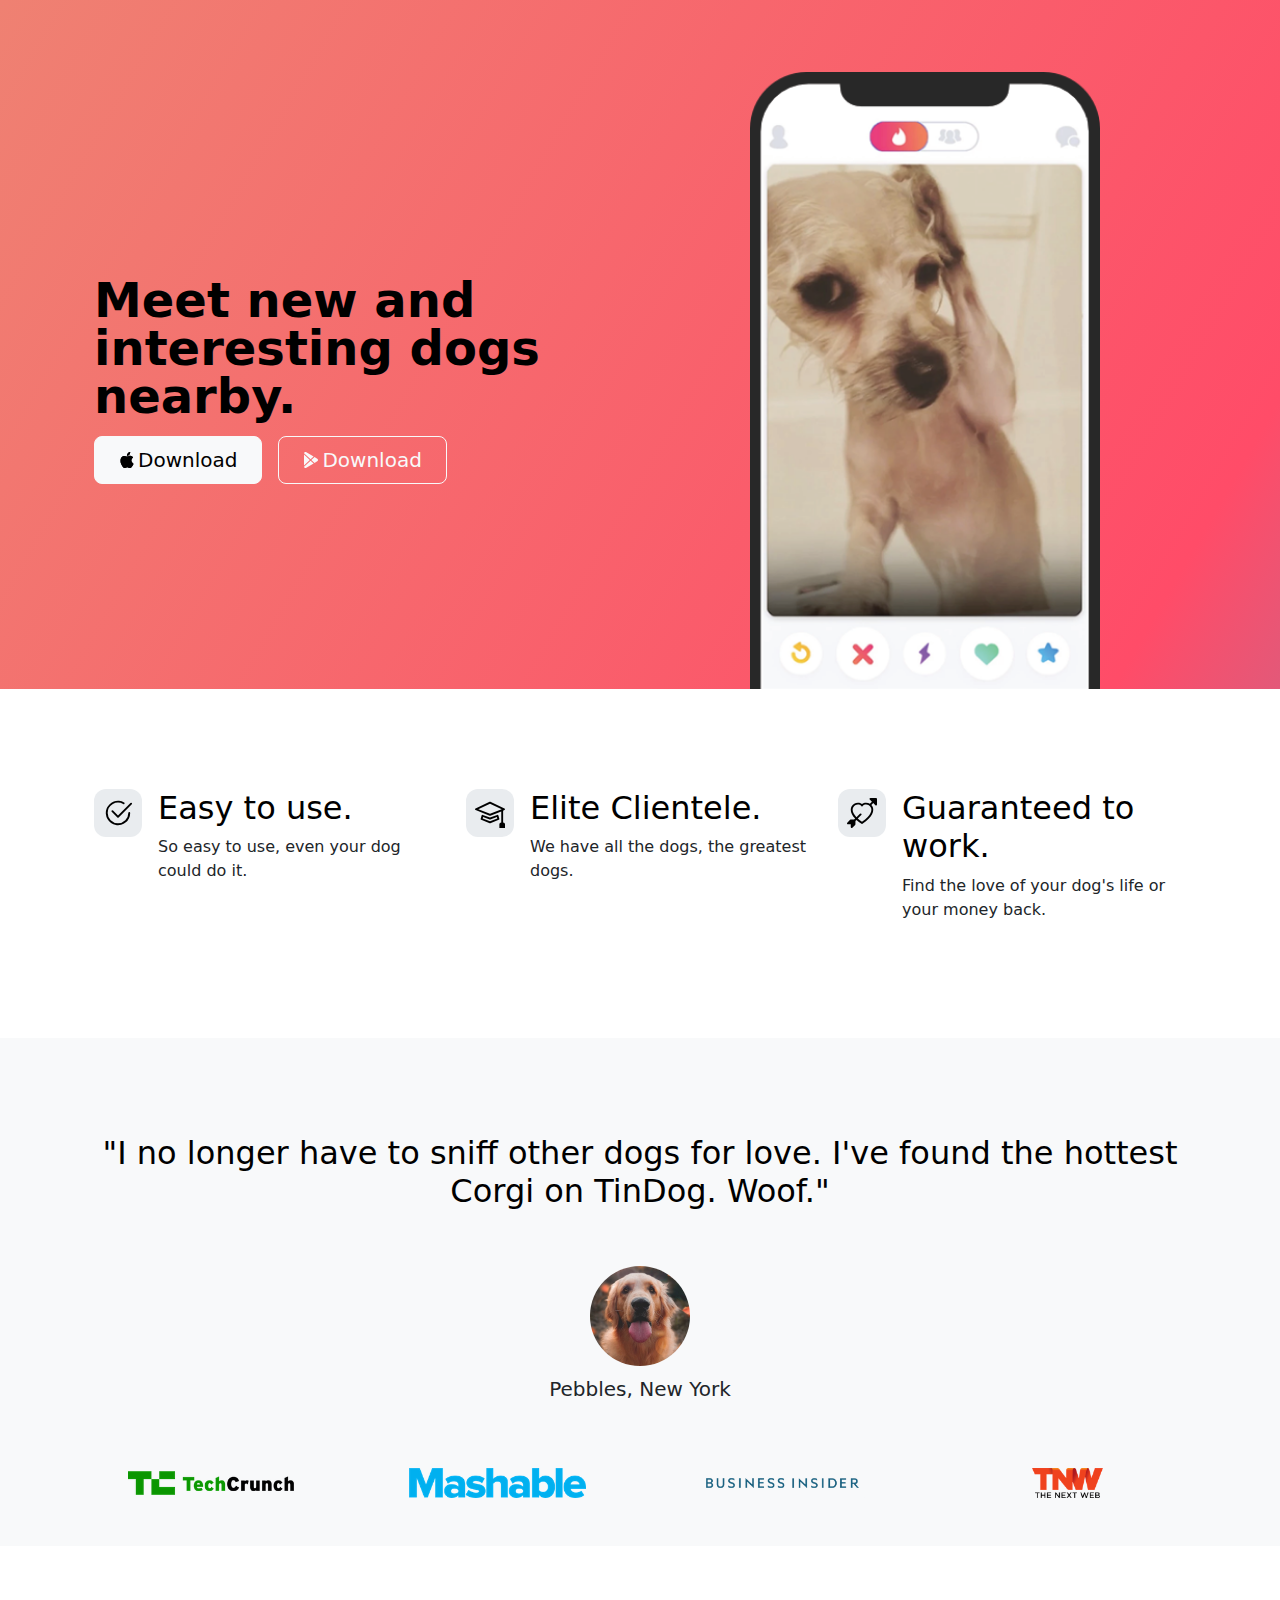
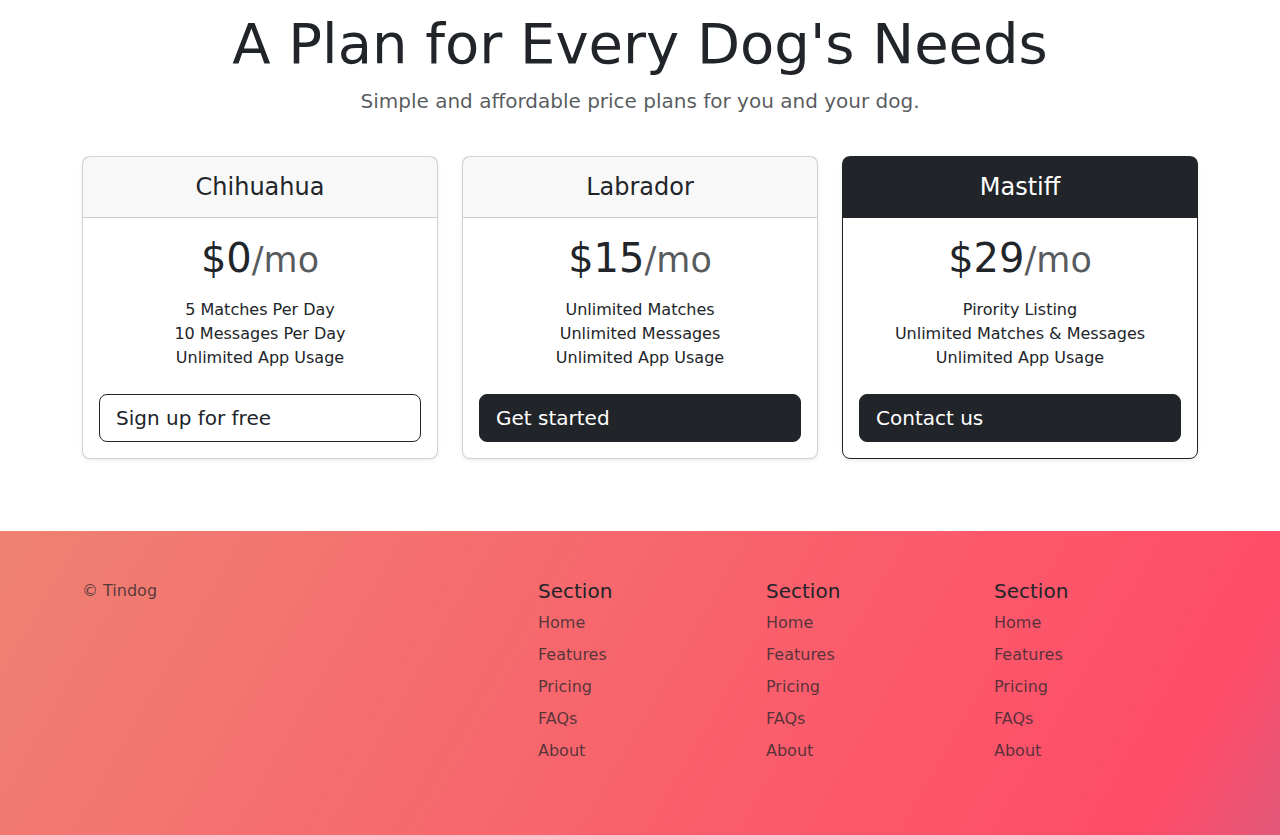
<file: index.html>
<!DOCTYPE html>
<html lang="en">

<head>
    <meta charset="UTF-8">
    <meta name="viewport" content="width=p, initial-scale=1.0">
    <title>kizy's TinDog</title>
    <link rel="stylesheet" href="/assets/css/bootstrap.min.css">
    <link rel="stylesheet" href="/assets/css/style.css">
</head>

<body>
    <!-- <div class="container">
        <h1>Hello world</h1>
        <div class="row">
            <div class="col-lg-4 col-md-6 bg-primary height-50px">
                <div class="border mx-4 ps-4 width-fc ">dfgh</div>
            </div>
            <div class="col-lg-4 col-md-6 bg-danger">tfyguhij</div>
            <div class="col-lg-4 col-md-12 bg-warning">gfcvhbjn</div>
        </div>
    </div>
    <br>
    <br>
    <br>
    <br> -->



    <!-- Example single danger button -->
    <!-- <div class="btn-group">
        <button type="button" class="btn btn-danger dropdown-toggle" data-bs-toggle="dropdown" aria-expanded="false">
            Action
        </button>
        <ul class="dropdown-menu">
            <li><a class="dropdown-item" href="#">Action</a></li>
            <li><a class="dropdown-item" href="#">Another action</a></li>
            <li><a class="dropdown-item" href="#">Something else here</a></li>
            <li>
                <hr class="dropdown-divider">
            </li>
            <li><a class="dropdown-item" href="#">Separated link</a></li>
        </ul>
    </div> -->


    <!-- Button trigger modal -->
    <!-- <button type="button" class="btn btn-primary" data-bs-toggle="modal" data-bs-target="#exampleModal">
        Launch demo modal
    </button> -->

    <!-- Modal -->
    <!-- <div class="modal fade" id="exampleModal" tabindex="-1" aria-labelledby="exampleModalLabel" aria-hidden="true">
        <div class="modal-dialog">
            <div class="modal-content">
                <div class="modal-header">
                    <h1 class="modal-title fs-5" id="exampleModalLabel">Modal title</h1>
                    <button type="button" class="btn-close" data-bs-dismiss="modal" aria-label="Close"></button>
                </div>
                <div class="modal-body">
                    ...
                </div>
                <div class="modal-footer">
                    <button type="button" class="btn btn-secondary" data-bs-dismiss="modal">Close</button>
                    <button type="button" class="btn btn-primary">Save changes</button>
                </div>
            </div>
        </div>
    </div> -->



    <!-- card -->
    <!-- <div class="flex-container">
        <div class="card" style="width: 18rem;">
            <img src="/assets/img/360_F_563709848_OdMVkfRpOZbSsy6bFBkthhJzleFxM7Cn.jpg" class="card-img-top"
                alt="Bird Image">
            <div class="card-body">
                <h5 class="card-title">Card title</h5>
                <p class="card-text">Some quick example text to build on the card title and make up the bulk of the
                    card's
                    content.</p>
                <a href="#" class="btn btn-primary">Go somewhere</a>
            </div>
        </div>
    </div> -->
    <!-- end ofcard -->
    <!-- <br>
    <br>
    <br>
    <br> -->
    <!-- bootstrap 12 column layout system -->
    <!-- <div class="container">
        <div class="row">
            <div class="col-5">Hello</div>
            <div class="col-4">Hello</div>
            <div class="col-3">Hello</div>
        </div>
    </div> -->

    <!--End of bootstrap 12 column layout system -->


    <!-- bootstap button -->
    <!-- <button class="btn btn-success">OKAY</button> -->
    <!--End Of bootstap button -->

    <!-- Beginning of assignment -->
    <section id="title" class="gradient-background">
        <div class="container col-xxl-8 px-4 pt-4">
            <div class="row flex-lg-row-reverse align-items-center g-5 pt-5">
                <div class="col-10 col-sm-8 col-lg-6">
                    <img src="/assets/img/iphone.png" class="d-block mx-lg-auto img-fluid" alt="Bootstrap Themes"
                        width="350" height="300" loading="lazy">
                </div>
                <div class="col-lg-6">
                    <h1 class="display-5 fw-bold text-body-emphasis lh-1 mb-3">Meet new and interesting dogs nearby.
                    </h1>
                    <!-- <p class="lead">Quickly design and customize responsive mobile-first sites with Bootstrap, the world’s most popular front-end open source toolkit, featuring Sass variables and mixins, responsive grid system, extensive prebuilt components, and powerful JavaScript plugins.</p> -->
                    <div class="d-grid gap-2 d-md-flex justify-content-md-start">
                        <button type="button" class="btn btn-light btn-lg px-4 me-md-2"><svg
                                xmlns="http://www.w3.org/2000/svg" width="16" height="16" fill="currentColor"
                                class="bi bi-apple" viewBox="0 0 16 16">
                                <path
                                    d="M11.182.008C11.148-.03 9.923.023 8.857 1.18c-1.066 1.156-.902 2.482-.878 2.516s1.52.087 2.475-1.258.762-2.391.728-2.43m3.314 11.733c-.048-.096-2.325-1.234-2.113-3.422s1.675-2.789 1.698-2.854-.597-.79-1.254-1.157a3.7 3.7 0 0 0-1.563-.434c-.108-.003-.483-.095-1.254.116-.508.139-1.653.589-1.968.607-.316.018-1.256-.522-2.267-.665-.647-.125-1.333.131-1.824.328-.49.196-1.422.754-2.074 2.237-.652 1.482-.311 3.83-.067 4.56s.625 1.924 1.273 2.796c.576.984 1.34 1.667 1.659 1.899s1.219.386 1.843.067c.502-.308 1.408-.485 1.766-.472.357.013 1.061.154 1.782.539.571.197 1.111.115 1.652-.105.541-.221 1.324-1.059 2.238-2.758q.52-1.185.473-1.282" />
                                <path
                                    d="M11.182.008C11.148-.03 9.923.023 8.857 1.18c-1.066 1.156-.902 2.482-.878 2.516s1.52.087 2.475-1.258.762-2.391.728-2.43m3.314 11.733c-.048-.096-2.325-1.234-2.113-3.422s1.675-2.789 1.698-2.854-.597-.79-1.254-1.157a3.7 3.7 0 0 0-1.563-.434c-.108-.003-.483-.095-1.254.116-.508.139-1.653.589-1.968.607-.316.018-1.256-.522-2.267-.665-.647-.125-1.333.131-1.824.328-.49.196-1.422.754-2.074 2.237-.652 1.482-.311 3.83-.067 4.56s.625 1.924 1.273 2.796c.576.984 1.34 1.667 1.659 1.899s1.219.386 1.843.067c.502-.308 1.408-.485 1.766-.472.357.013 1.061.154 1.782.539.571.197 1.111.115 1.652-.105.541-.221 1.324-1.059 2.238-2.758q.52-1.185.473-1.282" />
                            </svg> Download</button>
                        <button type="button" class="btn btn-outline-light btn-lg px-4"><svg
                                xmlns="http://www.w3.org/2000/svg" width="16" height="16" fill="currentColor"
                                class="bi bi-google-play" viewBox="0 0 16 16">
                                <path
                                    d="M14.222 9.374c1.037-.61 1.037-2.137 0-2.748L11.528 5.04 8.32 8l3.207 2.96zm-3.595 2.116L7.583 8.68 1.03 14.73c.201 1.029 1.36 1.61 2.303 1.055zM1 13.396V2.603L6.846 8zM1.03 1.27l6.553 6.05 3.044-2.81L3.333.215C2.39-.341 1.231.24 1.03 1.27" />
                            </svg> Download</button>
                    </div>
                </div>
            </div>
        </div>
    </section>
    <!-- End of assignment -->
    <section id="features-section">
        <div class="container mt-5 px-4 py-1" id="hanging-icons">
            <div class="row g-4 py-5 row-cols-1 row-cols-lg-3">
                <div class="col d-flex align-items-start">
                    <div
                        class="icon-square text-body-emphasis bg-body-secondary d-inline-flex align-items-center justify-content-center fs-4 flex-shrink-0 me-3">
                        <svg xmlns="http://www.w3.org/2000/svg" height="30" fill="currentColor"
                            class="bi bi-check2-circle" viewBox="0 0 16 16">
                            <path
                                d="M2.5 8a5.5 5.5 0 0 1 8.25-4.764.5.5 0 0 0 .5-.866A6.5 6.5 0 1 0 14.5 8a.5.5 0 0 0-1 0 5.5 5.5 0 1 1-11 0z">
                            </path>
                            <path
                                d="M15.354 3.354a.5.5 0 0 0-.708-.708L8 9.293 5.354 6.646a.5.5 0 1 0-.708.708l3 3a.5.5 0 0 0 .708 0l7-7z">
                            </path>
                        </svg>
                        <use xlink:href="#toggles2"></use>
                        </svg>
                    </div>
                    <div>
                        <h3 class="fs-2 text-body-emphasis">Easy to use.</h3>
                        <p>So easy to use, even your dog could do it.</p>
                    </div>
                </div>
                <div class="col d-flex align-items-start">
                    <div
                        class="icon-square text-body-emphasis bg-body-secondary d-inline-flex align-items-center justify-content-center fs-4 flex-shrink-0 me-3">
                        <svg xmlns="http://www.w3.org/2000/svg" height="30" fill="currentColor"
                            class="bi bi-mortarboard" viewBox="0 0 16 16">
                            <path
                                d="M8.211 2.047a.5.5 0 0 0-.422 0l-7.5 3.5a.5.5 0 0 0 .025.917l7.5 3a.5.5 0 0 0 .372 0L14 7.14V13a1 1 0 0 0-1 1v2h3v-2a1 1 0 0 0-1-1V6.739l.686-.275a.5.5 0 0 0 .025-.917l-7.5-3.5ZM8 8.46 1.758 5.965 8 3.052l6.242 2.913L8 8.46Z">
                            </path>
                            <path
                                d="M4.176 9.032a.5.5 0 0 0-.656.327l-.5 1.7a.5.5 0 0 0 .294.605l4.5 1.8a.5.5 0 0 0 .372 0l4.5-1.8a.5.5 0 0 0 .294-.605l-.5-1.7a.5.5 0 0 0-.656-.327L8 10.466 4.176 9.032Zm-.068 1.873.22-.748 3.496 1.311a.5.5 0 0 0 .352 0l3.496-1.311.22.748L8 12.46l-3.892-1.556Z">
                            </path>
                        </svg>
                    </div>
                    <div>
                        <h3 class="fs-2 text-body-emphasis">Elite Clientele.</h3>
                        <p>We have all the dogs, the greatest dogs.</p>
                    </div>
                </div>
                <div class="col d-flex align-items-start">
                    <div
                        class="icon-square text-body-emphasis bg-body-secondary d-inline-flex align-items-center justify-content-center fs-4 flex-shrink-0 me-3">
                        <svg xmlns="http://www.w3.org/2000/svg" height="30" fill="currentColor"
                            class="bi bi-arrow-through-heart" viewBox="0 0 16 16">
                            <path fill-rule="evenodd"
                                d="M2.854 15.854A.5.5 0 0 1 2 15.5V14H.5a.5.5 0 0 1-.354-.854l1.5-1.5A.5.5 0 0 1 2 11.5h1.793l.53-.53c-.771-.802-1.328-1.58-1.704-2.32-.798-1.575-.775-2.996-.213-4.092C3.426 2.565 6.18 1.809 8 3.233c1.25-.98 2.944-.928 4.212-.152L13.292 2 12.147.854A.5.5 0 0 1 12.5 0h3a.5.5 0 0 1 .5.5v3a.5.5 0 0 1-.854.354L14 2.707l-1.006 1.006c.236.248.44.531.6.845.562 1.096.585 2.517-.213 4.092-.793 1.563-2.395 3.288-5.105 5.08L8 13.912l-.276-.182a21.86 21.86 0 0 1-2.685-2.062l-.539.54V14a.5.5 0 0 1-.146.354l-1.5 1.5Zm2.893-4.894A20.419 20.419 0 0 0 8 12.71c2.456-1.666 3.827-3.207 4.489-4.512.679-1.34.607-2.42.215-3.185-.817-1.595-3.087-2.054-4.346-.761L8 4.62l-.358-.368c-1.259-1.293-3.53-.834-4.346.761-.392.766-.464 1.845.215 3.185.323.636.815 1.33 1.519 2.065l1.866-1.867a.5.5 0 1 1 .708.708L5.747 10.96Z">
                            </path>
                        </svg>
                    </div>
                    <div>
                        <h3 class="fs-2 text-body-emphasis">Guaranteed to work.</h3>
                        <p>Find the love of your dog's life or your money back.</p>
                    </div>
                </div>
            </div>
        </div>
    </section>
    <section id="testimonial-section">
        <div class="my-5">
            <div class="p-5 text-center bg-body-tertiary">
                <div class="container py-5">
                    <h2 class="text-body-emphasis">"I no longer have to sniff other dogs for love. I've found the
                        hottest Corgi on TinDog. Woof."</h2>
                    <img class="profile-img mt-5" src="/assets/img/dog-img.jpg" alt="dog image">
                    <p class="col-lg-8 mx-auto lead mt-2">
                        Pebbles, New York</p>
                </div>
                <div class="container">
                    <div class="row">
                        <div class="col-lg-3 col-sm-12">
                            <img src="/assets/img/techcrunch.png" alt="" height="30">
                        </div>
                        <div class="col-lg-3 col-sm-12">
                            <img src="/assets/img/mashable.png" alt="" height="30">
                        </div>
                        <div class="col-lg-3 col-sm-12">
                            <img src="/assets/img/bizinsider.png" alt="" height="30">
                        </div>
                        <div class="col-lg-3 col-sm-12">
                            <img src="/assets/img/tnw.png" alt="" height="30">
                        </div>
                    </div>
                </div>
            </div>
        </div>

    </section>
    <section class="pricing">
        <div class="container">
            <div class="pricing-header p-3 pb-md-4 mx-auto text-center">
                <h2 class="display-4 fw-normal">A Plan for Every Dog's Needs</h2>
                <p class="fs-5 text-body-secondary">Simple and affordable price plans for you and your dog.
            </div>
            <div class="row row-cols-1 row-cols-md-3 mb-3 text-center">
                <div class="col">
                    <div class="card mb-4 rounded-3 shadow-sm">
                        <div class="card-header py-3">
                            <h4 class="my-0 fw-normal">Chihuahua</h4>
                        </div>
                        <div class="card-body">
                            <h1 class="card-title pricing-card-title">$0<small
                                    class="text-body-secondary fw-light">/mo</small></h1>
                            <ul class="list-unstyled mt-3 mb-4">
                                <li>5 Matches Per Day</li>
                                <li>10 Messages Per Day</li>
                                <li>Unlimited App Usage</li>
                            </ul>
                            <button type="button" class="w-100 btn btn-lg btn-outline-dark">Sign up for free</button>
                        </div>
                    </div>
                </div>
                <div class="col">
                    <div class="card mb-4 rounded-3 shadow-sm">
                        <div class="card-header py-3">
                            <h4 class="my-0 fw-normal">Labrador</h4>
                        </div>
                        <div class="card-body">
                            <h1 class="card-title pricing-card-title">$15<small
                                    class="text-body-secondary fw-light">/mo</small></h1>
                            <ul class="list-unstyled mt-3 mb-4">
                                <li>Unlimited Matches</li>
                                <li>Unlimited Messages</li>
                                <li>Unlimited App Usage</li>
                            </ul>
                            <button type="button" class="w-100 btn btn-lg btn-dark">Get started</button>
                        </div>
                    </div>
                </div>
                <div class="col">
                    <div class="card mb-4 rounded-3 shadow-sm border-dark">
                        <div class="card-header py-3 text-bg-dark border-dark">
                            <h4 class="my-0 fw-normal">Mastiff</h4>
                        </div>
                        <div class="card-body">
                            <h1 class="card-title pricing-card-title">$29<small
                                    class="text-body-secondary fw-light">/mo</small></h1>
                            <ul class="list-unstyled mt-3 mb-4">
                                <li>Pirority Listing</li>
                                <li>Unlimited Matches & Messages</li>
                                <li>Unlimited App Usage</li>
                            </ul>
                            <button type="button" class="w-100 btn btn-lg btn-dark">Contact us</button>
                        </div>
                    </div>
                </div>
            </div>
        </div>
    </section>
    <!-- Footer -->
    <section id="contact" class="gradient-background">
        <div class="container ">
            <footer class="row row-cols-1 row-cols-sm-2 row-cols-md-5 py-5 mt-5">
                <div class="col mb-3">

                    <p class="text-body-secondary">© Tindog</p>
                </div>

                <div class="col mb-3">

                </div>

                <div class="col mb-3">
                    <h5>Section</h5>
                    <ul class="nav flex-column">
                        <li class="nav-item mb-2"><a href="#" class="nav-link p-0 text-body-secondary">Home</a></li>
                        <li class="nav-item mb-2"><a href="#" class="nav-link p-0 text-body-secondary">Features</a></li>
                        <li class="nav-item mb-2"><a href="#" class="nav-link p-0 text-body-secondary">Pricing</a></li>
                        <li class="nav-item mb-2"><a href="#" class="nav-link p-0 text-body-secondary">FAQs</a></li>
                        <li class="nav-item mb-2"><a href="#" class="nav-link p-0 text-body-secondary">About</a></li>
                    </ul>
                </div>

                <div class="col mb-3">
                    <h5>Section</h5>
                    <ul class="nav flex-column">
                        <li class="nav-item mb-2"><a href="#" class="nav-link p-0 text-body-secondary">Home</a></li>
                        <li class="nav-item mb-2"><a href="#" class="nav-link p-0 text-body-secondary">Features</a></li>
                        <li class="nav-item mb-2"><a href="#" class="nav-link p-0 text-body-secondary">Pricing</a></li>
                        <li class="nav-item mb-2"><a href="#" class="nav-link p-0 text-body-secondary">FAQs</a></li>
                        <li class="nav-item mb-2"><a href="#" class="nav-link p-0 text-body-secondary">About</a></li>
                    </ul>
                </div>

                <div class="col mb-3">
                    <h5>Section</h5>
                    <ul class="nav flex-column">
                        <li class="nav-item mb-2"><a href="#" class="nav-link p-0 text-body-secondary">Home</a></li>
                        <li class="nav-item mb-2"><a href="#" class="nav-link p-0 text-body-secondary">Features</a></li>
                        <li class="nav-item mb-2"><a href="#" class="nav-link p-0 text-body-secondary">Pricing</a></li>
                        <li class="nav-item mb-2"><a href="#" class="nav-link p-0 text-body-secondary">FAQs</a></li>
                        <li class="nav-item mb-2"><a href="#" class="nav-link p-0 text-body-secondary">About</a></li>
                    </ul>
                </div>
            </footer>
        </div>
    </section>
    


    <script src="./assets/js/bootstrap.bundle.min.js"></script>
</body>

</html>
</file>
<file: assets/css/style.css>
/* .height-50px{
    height: 50px;
} */
/* .width-fc{
    width: fit-content;
} */
.gradient-background {
    background: linear-gradient(300deg, #00bfff, #ff4c68, #ef8172);
    background-size: 180% 180%;
    animation: gradient-animation 18s ease infinite;
}

.btn {
    display: flex;
    align-items: center;
    gap: 3px;
}

.icon-square {
    width: 3rem;
    height: 3rem;
    border-radius: 0.75rem;
}

.profile-img {
    border-radius: 50%;
    height: 100px;
}

.text-center {
    /* cursor: pointer; */
    text-align: center;
}
</file>
